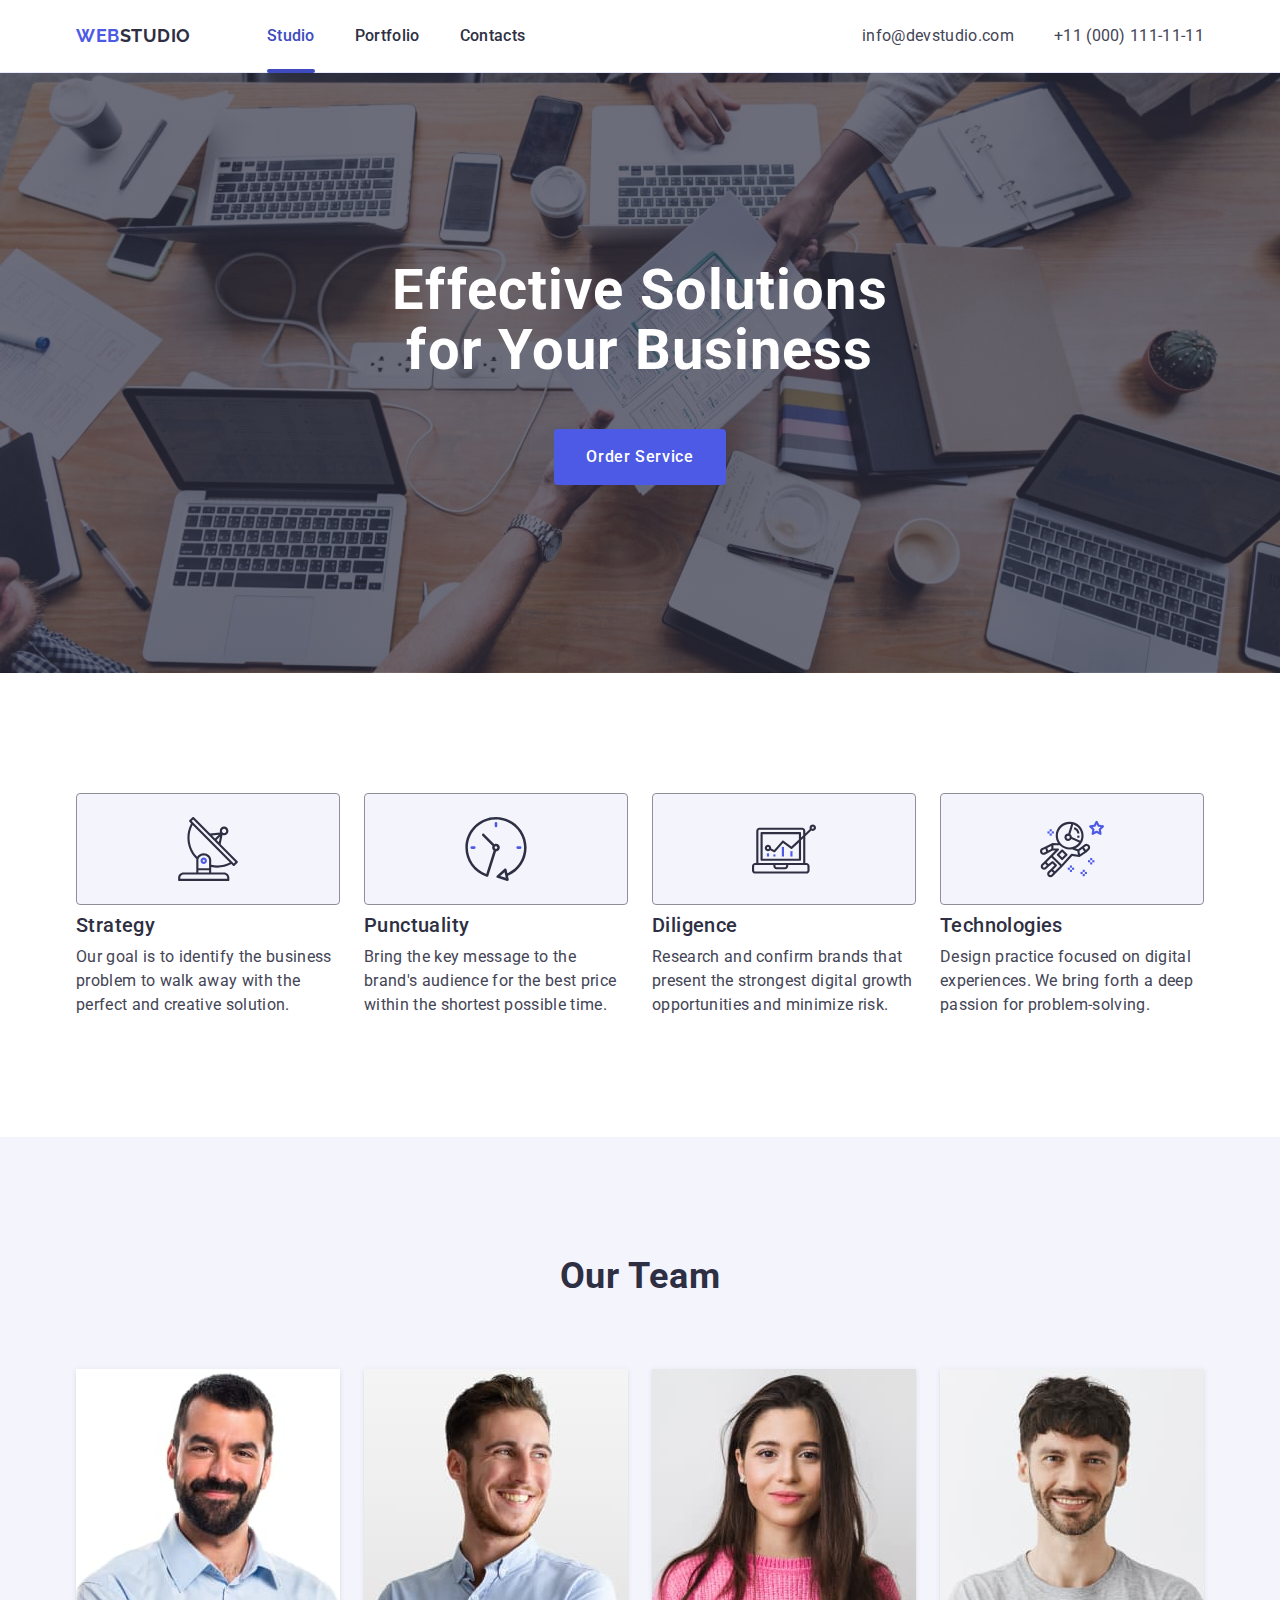
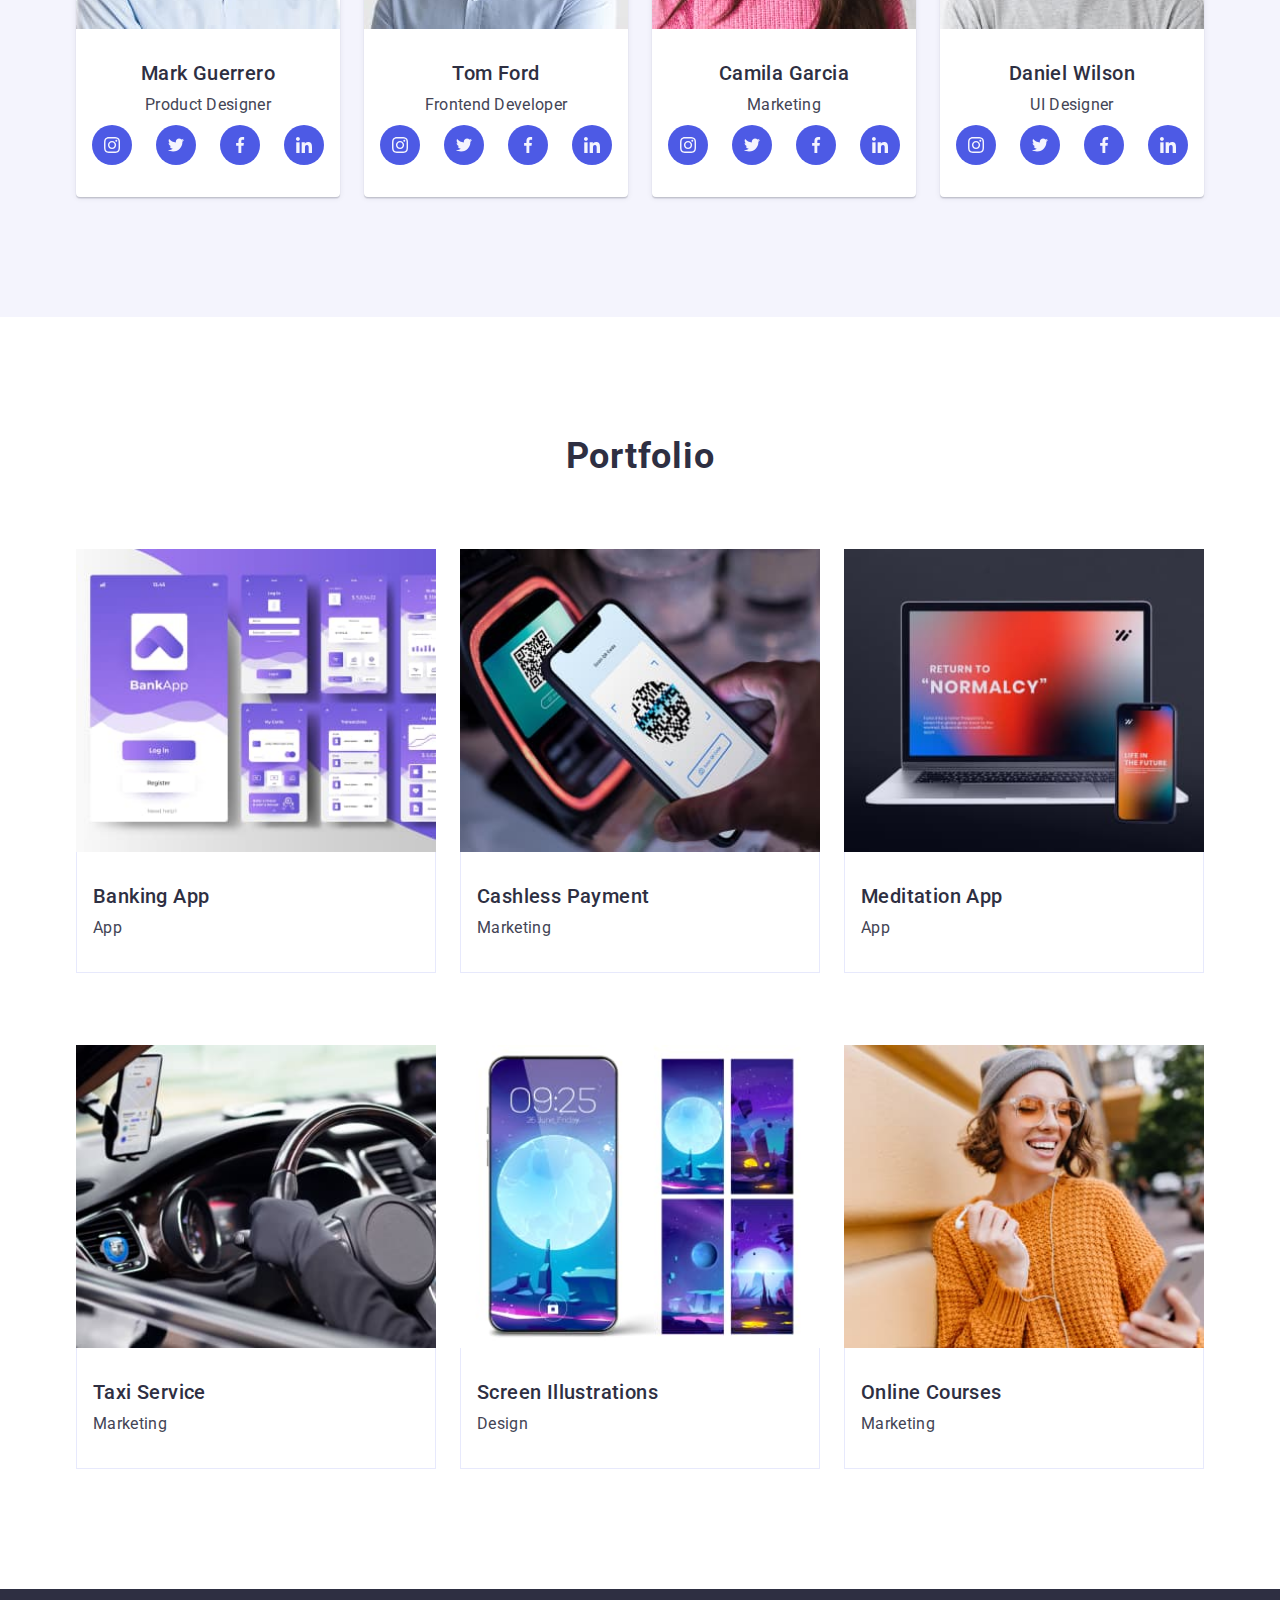
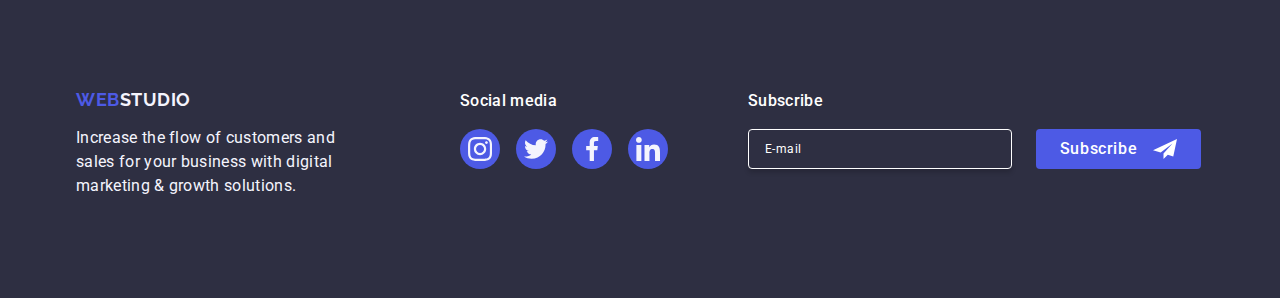
<file: index.html>
<!DOCTYPE html>
<html lang="en">
  <head>
    <meta charset="UTF-8" />
    <meta name="viewport" content="width=device-width, initial-scale=1.0" />
    <link
      rel="stylesheet"
      href="https://cdn.jsdelivr.net/npm/modern-normalize@2.0.0/modern-normalize.min.css"
    />
    <link rel="preconnect" href="https://fonts.googleapis.com" />
    <link rel="preconnect" href="https://fonts.gstatic.com" crossorigin />
    <link
      href="https://fonts.googleapis.com/css2?family=Raleway:wght@800&family=Roboto:wght@400;500;700;900&display=swap"
      rel="stylesheet"
    />
    <link rel="stylesheet" href="./css/styles.css" />
    <title>Studio</title>
  </head>
  <body>
    <header class="header">
      <div class="container">
        <nav class="header-nav">
          <a href="./index.html" class="logo">Web<span class="logo-accent">Studio</span></a>
          <ul class="header-list">
            <li><a class="header-nav-link" href="./index.html">Studio</a></li>
            <li><a class="header-nav-link" href="">Portfolio</a></li>
            <li><a class="header-nav-link" href="">Contacts</a></li>
          </ul>
        </nav>
        <address class="header-address">
          <ul class="header-list">
            <li>
              <a class="header-address-link" href="mailto:info@devstudio.com">info@devstudio.com</a>
            </li>
            <li><a class="header-address-link" href="tel:+110001111111">+11 (000) 111-11-11</a></li>
          </ul>
        </address>
        <button class="header-menu-btn" type="button">
          <svg class="header-menu-icon" width="24" height="24">
            <use href="./images/icons.svg#icon-menu"></use>
          </svg>
        </button>
      </div>
    </header>
    <main>
      <section class="hero section">
        <div class="container">
          <h1 class="hero-title">Effective Solutions for Your Business</h1>
          <button class="hero-cta" type="button">Order Service</button>
        </div>
      </section>
      <section class="advantages section">
        <div class="container">
          <h2 class="visually-hidden">Our advantages</h2>
          <ul class="list">
            <li class="card">
              <div class="advantage-block">
                <svg class="advantage-icon" width="64" height="64">
                  <use href="./images/icons.svg#icon-antenna"></use>
                </svg>
              </div>
              <h3 class="card-title">Strategy</h3>
              <p class="advantages-list-text">
                Our goal is to identify the business problem to walk away with the perfect and
                creative solution.
              </p>
            </li>
            <li class="card">
              <div class="advantage-block">
                <svg class="advantage-icon" width="64" height="64">
                  <use href="./images/icons.svg#icon-clock"></use>
                </svg>
              </div>
              <h3 class="card-title">Punctuality</h3>
              <p class="advantages-list-text">
                Bring the key message to the brand's audience for the best price within the shortest
                possible time.
              </p>
            </li>
            <li class="card">
              <div class="advantage-block">
                <svg class="advantage-icon" width="64" height="64">
                  <use href="./images/icons.svg#icon-diagram"></use>
                </svg>
              </div>
              <h3 class="card-title">Diligence</h3>
              <p class="advantages-list-text">
                Research and confirm brands that present the strongest digital growth opportunities
                and minimize risk.
              </p>
            </li>
            <li class="card">
              <div class="advantage-block">
                <svg class="advantage-icon" width="64" height="64">
                  <use href="./images/icons.svg#icon-astronaut"></use>
                </svg>
              </div>
              <h3 class="card-title">Technologies</h3>
              <p class="advantages-list-text">
                Design practice focused on digital experiences. We bring forth a deep passion for
                problem-solving.
              </p>
            </li>
          </ul>
        </div>
      </section>
      <section class="team section">
        <div class="container">
          <h2 class="section-title">Our Team</h2>
          <ul class="list">
            <li class="card">
              <img
                src="./images/team1.jpg"
                srcset="./images/team1.jpg 1x, ./images/team1@2x.jpg 2x"
                alt="Mark Guerrero"
                width="264"
              />
              <div class="team-description">
                <h3 class="card-title">Mark Guerrero</h3>
                <p class="card-text">Product Designer</p>
                <ul class="social-list">
                  <li class="social-item">
                    <a href="" class="social-link"
                      ><svg class="social-icon" width="16" height="16">
                        <use href="./images/icons.svg#icon-instagram"></use></svg
                    ></a>
                  </li>
                  <li class="social-item">
                    <a href="" class="social-link"
                      ><svg class="social-icon" width="16" height="16">
                        <use href="./images/icons.svg#icon-twitter"></use></svg
                    ></a>
                  </li>
                  <li class="social-item">
                    <a href="" class="social-link"
                      ><svg class="social-icon" width="16" height="16">
                        <use href="./images/icons.svg#icon-facebook"></use></svg
                    ></a>
                  </li>
                  <li class="social-item">
                    <a href="" class="social-link"
                      ><svg class="social-icon" width="16" height="16">
                        <use href="./images/icons.svg#icon-linkedin"></use></svg
                    ></a>
                  </li>
                </ul>
              </div>
            </li>
            <li class="card">
              <img
                src="./images/team2.jpg"
                srcset="./images/team2.jpg 1x, ./images/team2@2x.jpg 2x"
                alt="Tom Ford"
                width="264"
              />
              <div class="team-description">
                <h3 class="card-title">Tom Ford</h3>
                <p class="card-text">Frontend Developer</p>
                <ul class="social-list">
                  <li class="social-item">
                    <a href="" class="social-link"
                      ><svg class="social-icon" width="16" height="16">
                        <use href="./images/icons.svg#icon-instagram"></use></svg
                    ></a>
                  </li>
                  <li class="social-item">
                    <a href="" class="social-link"
                      ><svg class="social-icon" width="16" height="16">
                        <use href="./images/icons.svg#icon-twitter"></use></svg
                    ></a>
                  </li>
                  <li class="social-item">
                    <a href="" class="social-link"
                      ><svg class="social-icon" width="16" height="16">
                        <use href="./images/icons.svg#icon-facebook"></use></svg
                    ></a>
                  </li>
                  <li class="social-item">
                    <a href="" class="social-link"
                      ><svg class="social-icon" width="16" height="16">
                        <use href="./images/icons.svg#icon-linkedin"></use></svg
                    ></a>
                  </li>
                </ul>
              </div>
            </li>
            <li class="card">
              <img
                src="./images/team3.jpg"
                srcset="./images/team3.jpg 1x, ./images/team3@2x.jpg 2x"
                alt="Camila Garcia"
                width="264"
              />
              <div class="team-description">
                <h3 class="card-title">Camila Garcia</h3>
                <p class="card-text">Marketing</p>
                <ul class="social-list">
                  <li class="social-item">
                    <a href="" class="social-link"
                      ><svg class="social-icon" width="16" height="16">
                        <use href="./images/icons.svg#icon-instagram"></use></svg
                    ></a>
                  </li>
                  <li class="social-item">
                    <a href="" class="social-link"
                      ><svg class="social-icon" width="16" height="16">
                        <use href="./images/icons.svg#icon-twitter"></use></svg
                    ></a>
                  </li>
                  <li class="social-item">
                    <a href="" class="social-link"
                      ><svg class="social-icon" width="16" height="16">
                        <use href="./images/icons.svg#icon-facebook"></use></svg
                    ></a>
                  </li>
                  <li class="social-item">
                    <a href="" class="social-link"
                      ><svg class="social-icon" width="16" height="16">
                        <use href="./images/icons.svg#icon-linkedin"></use></svg
                    ></a>
                  </li>
                </ul>
              </div>
            </li>
            <li class="card">
              <img
                src="./images/team4.jpg"
                srcset="./images/team4.jpg 1x, ./images/team4@2x.jpg 2x"
                alt="Daniel Wilson"
                width="264"
              />
              <div class="team-description">
                <h3 class="card-title">Daniel Wilson</h3>
                <p class="card-text">UI Designer</p>
                <ul class="social-list">
                  <li class="social-item">
                    <a href="" class="social-link"
                      ><svg class="social-icon" width="16" height="16">
                        <use href="./images/icons.svg#icon-instagram"></use></svg
                    ></a>
                  </li>
                  <li class="social-item">
                    <a href="" class="social-link"
                      ><svg class="social-icon" width="16" height="16">
                        <use href="./images/icons.svg#icon-twitter"></use></svg
                    ></a>
                  </li>
                  <li class="social-item">
                    <a href="" class="social-link"
                      ><svg class="social-icon" width="16" height="16">
                        <use href="./images/icons.svg#icon-facebook"></use></svg
                    ></a>
                  </li>
                  <li class="social-item">
                    <a href="" class="social-link"
                      ><svg class="social-icon" width="16" height="16">
                        <use href="./images/icons.svg#icon-linkedin"></use></svg
                    ></a>
                  </li>
                </ul>
              </div>
            </li>
          </ul>
        </div>
      </section>
      <section class="portfolio section">
        <div class="container">
          <h2 class="section-title">Portfolio</h2>
          <ul class="list">
            <li class="card">
              <div class="card-img-wrapper">
                <picture>
                  <source
                    media="(min-width:768px)"
                    srcset="./images/ref1-t.jpg 1x, ./images/ref1-t@2x.jpg 2x"
                  />
                  <source
                    media="(min-width:1158px)"
                    srcset="./images/ref1.jpg 1x, ./images/ref1@2x.jpg 2x"
                  />
                  <img
                    src="./images/ref1.jpg"
                    srcset="./images/ref1-m.jpg 1x, ./images/ref1-m@2x.jpg 2x"
                    alt="Banking App Interface Concept"
                  />
                </picture>

                <p class="overlay-text">
                  14 Stylish and User-Friendly App Design Concepts · Task Manager App · Calorie
                  Tracker App · Exotic Fruit Ecommerce App · Cloud Storage App
                </p>
              </div>
              <div class="portfolio-description">
                <h3 class="card-title">Banking App</h3>
                <p class="card-text">App</p>
              </div>
            </li>
            <li class="card">
              <div class="card-img-wrapper">
                <picture>
                  <source
                    media="(min-width:768px)"
                    srcset="./images/ref2-t.jpg 1x, ./images/ref2-t@2x.jpg 2x"
                  />
                  <source
                    media="(min-width:1158px)"
                    srcset="./images/ref2.jpg 1x, ./images/ref2@2x.jpg 2x"
                  />
                  <img
                    src="./images/ref2.jpg"
                    srcset="./images/ref2-m.jpg 1x, ./images/ref2-m@2x.jpg 2x"
                    alt="Cashless Payment"
                  />
                </picture>

                <p class="overlay-text">
                  14 Stylish and User-Friendly App Design Concepts · Task Manager App · Calorie
                  Tracker App · Exotic Fruit Ecommerce App · Cloud Storage App
                </p>
              </div>
              <div class="portfolio-description">
                <h3 class="card-title">Cashless Payment</h3>
                <p class="card-text">Marketing</p>
              </div>
            </li>
            <li class="card">
              <div class="card-img-wrapper">
                <picture>
                  <source
                    media="(min-width:768px)"
                    srcset="./images/ref3-t.jpg 1x, ./images/ref3-t@2x.jpg 2x"
                  />
                  <source
                    media="(min-width:1158px)"
                    srcset="./images/ref3.jpg 1x, ./images/ref3@2x.jpg 2x"
                  />
                  <img
                    src="./images/ref3.jpg"
                    srcset="./images/ref3-m.jpg 1x, ./images/ref3-m@2x.jpg 2x"
                    alt="Meditation App"
                  />
                </picture>

                <p class="overlay-text">
                  14 Stylish and User-Friendly App Design Concepts · Task Manager App · Calorie
                  Tracker App · Exotic Fruit Ecommerce App · Cloud Storage App
                </p>
              </div>
              <div class="portfolio-description">
                <h3 class="card-title">Meditation App</h3>
                <p class="card-text">App</p>
              </div>
            </li>
            <li class="card">
              <div class="card-img-wrapper">
                <picture>
                  <source
                    media="(min-width:768px)"
                    srcset="./images/ref4-t.jpg 1x, ./images/ref4-t@2x.jpg 2x"
                  />
                  <source
                    media="(min-width:1158px)"
                    srcset="./images/ref4.jpg 1x, ./images/ref4@2x.jpg 2x"
                  />
                  <img
                    src="./images/ref4.jpg"
                    srcset="./images/ref4-m.jpg 1x, ./images/ref4-m@2x.jpg 2x"
                    alt="Taxi Service"
                  />
                </picture>

                <p class="overlay-text">
                  14 Stylish and User-Friendly App Design Concepts · Task Manager App · Calorie
                  Tracker App · Exotic Fruit Ecommerce App · Cloud Storage App
                </p>
              </div>
              <div class="portfolio-description">
                <h3 class="card-title">Taxi Service</h3>
                <p class="card-text">Marketing</p>
              </div>
            </li>
            <li class="card">
              <div class="card-img-wrapper">
                <picture>
                  <source
                    media="(min-width:768px)"
                    srcset="./images/ref5-t.jpg 1x, ./images/ref5-t@2x.jpg 2x"
                  />
                  <source
                    media="(min-width:1158px)"
                    srcset="./images/ref5.jpg 1x, ./images/ref5@2x.jpg 2x"
                  />
                  <img
                    src="./images/ref5.jpg"
                    srcset="./images/ref5-m.jpg 1x, ./images/ref5-m@2x.jpg 2x"
                    alt="Screen Illustrations"
                  />
                </picture>

                <p class="overlay-text">
                  14 Stylish and User-Friendly App Design Concepts · Task Manager App · Calorie
                  Tracker App · Exotic Fruit Ecommerce App · Cloud Storage App
                </p>
              </div>
              <div class="portfolio-description">
                <h3 class="card-title">Screen Illustrations</h3>
                <p class="card-text">Design</p>
              </div>
            </li>
            <li class="card">
              <div class="card-img-wrapper">
                <picture>
                  <source
                    media="(min-width:768px)"
                    srcset="./images/ref6-t.jpg 1x, ./images/ref6-t@2x.jpg 2x"
                  />
                  <source
                    media="(min-width:1158px)"
                    srcset="./images/ref6.jpg 1x, ./images/ref6@2x.jpg 2x"
                  />
                  <img
                    src="./images/ref6.jpg"
                    srcset="./images/ref6-m.jpg 1x, ./images/ref6-m@2x.jpg 2x"
                    alt="Online Courses"
                  />
                </picture>
                <p class="overlay-text">
                  14 Stylish and User-Friendly App Design Concepts · Task Manager App · Calorie
                  Tracker App · Exotic Fruit Ecommerce App · Cloud Storage App
                </p>
              </div>
              <div class="portfolio-description">
                <h3 class="card-title">Online Courses</h3>
                <p class="card-text">Marketing</p>
              </div>
            </li>
          </ul>
        </div>
      </section>
    </main>
    <footer class="footer">
      <div class="container footer-cols">
        <div class="footer-col">
          <a href="./index.html" class="logo footer-logo"
            >Web<span class="footer-logo-accent">Studio</span></a
          >
          <p class="footer-text">
            Increase the flow of customers and sales for your business with digital marketing &#38;
            growth solutions.
          </p>
        </div>
        <div class="footer-socials">
          <p class="cols-title">Social media</p>
          <ul class="social-list footer-socials">
            <li class="social-item">
              <a href="" class="social-link"
                ><svg class="social-icon" width="24" height="24">
                  <use href="./images/icons.svg#icon-instagram"></use></svg
              ></a>
            </li>
            <li class="social-item">
              <a href="" class="social-link"
                ><svg class="social-icon" width="24" height="24">
                  <use href="./images/icons.svg#icon-twitter"></use></svg
              ></a>
            </li>
            <li class="social-item">
              <a href="" class="social-link"
                ><svg class="social-icon" width="24" height="24">
                  <use href="./images/icons.svg#icon-facebook"></use></svg
              ></a>
            </li>
            <li class="social-item">
              <a href="" class="social-link"
                ><svg class="social-icon" width="24" height="24">
                  <use href="./images/icons.svg#icon-linkedin"></use></svg
              ></a>
            </li>
          </ul>
        </div>
        <div class="form-wrapper">
          <p class="cols-title">Subscribe</p>
          <form class="footer-form">
            <label for="email" class="footer-form-label">
              <input
                id="email"
                type="email"
                name="email"
                placeholder="E-mail"
                class="footer-form-input"
            /></label>
            <button type="submit" class="footer-form-btn">
              Subscribe
              <svg class="footer-form-btn-icon" width="24" height="24">
                <use href="./images/icons.svg#icon-send"></use>
              </svg>
            </button>
          </form>
        </div>
      </div>
    </footer>
    <div class="modal-overlay">
      <div class="modal">
        <button type="button" class="modal-close" id="modal-close">
          <svg class="modal-close-icon" width="8" height="8">
            <use href="./images/icons.svg#icon-close"></use>
          </svg>
        </button>
        <p class="modal-title">Leave your contacts and we will call you back</p>
        <form>
          <div class="modal-main">
            <label for="user-name" class="modal-label">Name</label>
            <div class="input-wrapper">
              <input name="user-name" id="user-name" type="text" class="modal-input" />
              <svg class="modal-icon" width="18" height="24">
                <use href="./images/icons.svg#icon-person"></use>
              </svg>
            </div>
          </div>
          <div class="modal-main">
            <label for="user-phone" class="modal-label">Phone</label>
            <div class="input-wrapper">
              <input name="user-phone" id="user-phone" type="text" class="modal-input" />
              <svg class="modal-icon" width="18" height="24">
                <use href="./images/icons.svg#icon-phone"></use>
              </svg>
            </div>
          </div>
          <div class="modal-main">
            <label for="user-email" class="modal-label">Email</label>
            <div class="input-wrapper">
              <input name="user-email" id="user-email" type="text" class="modal-input" />
              <svg class="modal-icon" width="18" height="24">
                <use href="./images/icons.svg#icon-email"></use>
              </svg>
            </div>
          </div>
          <div class="modal-comment">
            <label for="user-comment" class="modal-label">Comment</label>
            <textarea
              name="user-comment"
              id="user-comment"
              placeholder="Text input"
              class="modal-comment-textarea"
            ></textarea>
          </div>
          <div class="modal-check">
            <input
              id="user-privacy"
              type="checkbox"
              value="true"
              name="user-privacy"
              class="visually-hidden modal-check-input"
            />
            <label for="user-privacy" class="modal-check-label">
              <span class="check-box">
                <svg class="check-box-icon" width="10" height="8">
                  <use href="./images/icons.svg#icon-check" />
                </svg>
              </span>
              I accept the terms and conditions of the
              <a href="" class="modal-check-link">Privacy Policy</a>
            </label>
          </div>
          <button type="submit" class="modal-submit-btn">Send</button>
        </form>
      </div>
    </div>
    <div class="modal-menu">
      <div class="container">
        <button type="button" class="modal-close" id="menu-close">
          <svg class="modal-close-icon" width="8" height="8">
            <use href="./images/icons.svg#icon-close"></use>
          </svg>
        </button>
        <ul class="menu-list">
          <li><a class="menu-nav-link" href="./index.html">Studio</a></li>
          <li><a class="menu-nav-link" href="">Portfolio</a></li>
          <li><a class="menu-nav-link" href="">Contacts</a></li>
        </ul>
        <div class="menu-bot">
          <address class="menu-address">
            <ul class="menu-address-list">
              <li>
                <a class="menu-address-link" href="mailto:info@devstudio.com">info@devstudio.com</a>
              </li>
              <li><a class="menu-address-link" href="tel:+110001111111">+11 (000) 111-11-11</a></li>
            </ul>
          </address>
          <ul class="menu-social-list">
            <li class="social-item">
              <a href="" class="social-link"
                ><svg class="social-icon" width="24" height="24">
                  <use href="./images/icons.svg#icon-instagram"></use></svg
              ></a>
            </li>
            <li class="social-item">
              <a href="" class="social-link"
                ><svg class="social-icon" width="24" height="24">
                  <use href="./images/icons.svg#icon-twitter"></use></svg
              ></a>
            </li>
            <li class="social-item">
              <a href="" class="social-link"
                ><svg class="social-icon" width="24" height="24">
                  <use href="./images/icons.svg#icon-facebook"></use></svg
              ></a>
            </li>
            <li class="social-item">
              <a href="" class="social-link"
                ><svg class="social-icon" width="24" height="24">
                  <use href="./images/icons.svg#icon-linkedin"></use></svg
              ></a>
            </li>
          </ul>
        </div>
      </div>
    </div>
    <script src="./js/modal.js"></script>
  </body>
</html>
</file>
<file: css/styles.css>
:root {
  --primary-color: #4d5ae5;
  --pressed-color: #404bbf;
  --dark-color: #2e2f42;
  --success-color: #31d0aa;
  --text-color: #434455;
  --subtle-color: #8e8f99;
  --accent-color: #e7e9fc;
  --light-color: #f4f4fd;
  --overlay-color: #2e2f42;
  --hero-bg-color: #2e2f42;
  --white-color: #ffffff;
  --modal-bg-color: #fcfcfc;
  --transition: 250ms cubic-bezier(0.4, 0, 0.2, 1);
  --shadow: 0px 1px 6px rgba(46, 47, 66, 0.08), 0px 1px 1px rgba(46, 47, 66, 0.16),
    0px 2px 1px rgba(46, 47, 66, 0.08);
}

body {
  font-family: 'Roboto', sans-serif;
  font-size: 16px;
  line-height: 1.5;
  letter-spacing: 0.02em;
  color: var(--text-color);
  background-color: var(--white-color);
}

h2,
h3 {
  color: var(--dark-color);
}

ul {
  list-style-type: none;
  padding: 0;
}
button {
  border: none;
  background-color: transparent;
  cursor: pointer;
  line-height: 1.5;
}

a {
  text-decoration: none;
  color: inherit;
}
address {
  font-style: normal;
}

img {
  display: block;
  width: 100%;
}

* {
  margin: 0;
}

.container {
  width: 100%;
  margin: 0 auto;
  padding: 0 16px;
}
@media screen and (min-width: 320px) {
  .container {
    width: 320px;
  }
}
@media screen and (min-width: 768px) {
  .container {
    width: 768px;
  }
}
@media screen and (min-width: 1158px) {
  .container {
    width: 1158px;
    padding: 0 15px;
  }
}

.section {
  padding: 96px 0;
}
@media screen and (min-width: 1158px) {
  .section {
    padding: 120px 0;
  }
}

.logo {
  text-transform: uppercase;
  font-family: 'Raleway', sans-serif;
  font-weight: 700;
  color: var(--primary-color);
  font-size: 18px;
  line-height: 1.17;
  letter-spacing: 0.03em;
  margin-right: 76px;
  padding: 16px 0;
}
.logo-accent {
  color: var(--dark-color);
}

.header {
  border-bottom: 1px solid var(--accent-color);
  box-shadow: var(--shadow);
}

.header > .container {
  display: flex;
  justify-content: space-between;
  align-items: center;
}

.header-nav {
  display: flex;
  align-items: center;
}
.header-list {
  display: none;
}
.header-address li {
  font-size: 12px;
  line-height: 1.16;
}
@media screen and (min-width: 768px) {
  .header-list {
    display: flex;
    gap: 40px;
  }
  .header-address .header-list {
    flex-direction: column;
    gap: 12px;
  }
  .logo {
    padding: 24px 0;
  }
}
@media screen and (min-width: 1158px) {
  .header-address .header-list {
    flex-direction: row;
    gap: 40px;
  }
  .header-address li {
    font-size: 16px;
    line-height: 1.5;
  }
}

.header-list li:first-child .header-nav-link {
  color: var(--pressed-color);
}

.header-list li:first-child .header-nav-link::after {
  transform: scaleX(1);
}

.header-nav-link {
  color: var(--dark-color);
  font-weight: 500;
  padding: 24px 0;
  display: inline-block;
  transition: color var(--transition);
  position: relative;
}
.header-nav-link::after {
  content: '';
  display: block;
  width: 100%;
  height: 4px;
  background-color: var(--pressed-color);
  transition: transform var(--transition);
  border-radius: 2px;
  position: absolute;
  bottom: -1px;
  transform: scaleX(0);
}

.header-nav-link:hover::after,
.header-nav-link:focus::after {
  transform: scaleX(1);
}

.header-nav-link:hover,
.header-nav-link:focus {
  color: var(--pressed-color);
}

.header-address-link {
  transition: color var(--transition);
}

.header-address-link:hover,
.header-address-link:focus {
  color: var(--pressed-color);
}
.header-menu-btn {
  display: block;
  width: 24px;
  height: 24px;
  position: relative;
}
@media screen and (min-width: 768px) {
  .header-menu-btn {
    display: none;
  }
}
.hero-menu-icon {
  stroke: var(--dark-color);
}
.hero {
  padding: 72px 0;
  background-image: linear-gradient(rgba(46, 47, 66, 0.7), rgba(46, 47, 66, 0.7)),
    url('../images/people-office-m.jpg');
  background-position: center;
  background-repeat: no-repeat;
  max-width: 1440px;
  background-size: cover;
  margin: 0 auto;
}
@media screen and (min-resolution: 192dpi) {
  .hero {
    background-image: linear-gradient(rgba(46, 47, 66, 0.7), rgba(46, 47, 66, 0.7)),
      url('../images/people-office-m@2x.jpg');
  }
}
@media screen and (min-width: 768px) {
  .hero {
    background-image: linear-gradient(rgba(46, 47, 66, 0.7), rgba(46, 47, 66, 0.7)),
      url('../images/people-office-t.jpg');
  }
}
@media screen and (min-resolution: 192dpi) and (min-width: 768px) {
  .hero {
    background-image: linear-gradient(rgba(46, 47, 66, 0.7), rgba(46, 47, 66, 0.7)),
      url('../images/people-office-t@2x.jpg');
  }
}
@media screen and (min-width: 1158px) {
  .hero {
    background-image: linear-gradient(rgba(46, 47, 66, 0.7), rgba(46, 47, 66, 0.7)),
      url('../images/people-office.jpg');
  }
}
@media screen and (min-resolution: 192dpi) and (min-width: 1158px) {
  .hero {
    background-image: linear-gradient(rgba(46, 47, 66, 0.7), rgba(46, 47, 66, 0.7)),
      url('../images/people-office@2x.jpg');
  }
}
@media screen and (min-width: 768px) {
  .hero {
    padding: 112px 0;
  }
}
@media screen and (min-width: 1158px) {
  .hero {
    padding: 188px 0;
  }
}

.hero > .container {
  display: flex;
  flex-direction: column;
  align-items: center;
  gap: 72px;
}
.hero-title {
  text-align: center;
  font-size: 36px;
  line-height: 1.11;
  color: var(--white-color);
  font-weight: 700;
  max-width: 216px;
  letter-spacing: 0.02em;
}
@media screen and (min-width: 768px) {
  .hero-title {
    font-size: 56px;
    line-height: 1.07;
    max-width: 496px;
  }
  .hero > .container {
    gap: 36px;
  }
}
@media screen and (min-width: 1158px) {
  .hero > .container {
    gap: 48px;
  }
}
.hero-cta {
  color: var(--white-color);
  background-color: var(--primary-color);
  letter-spacing: 0.04em;
  font-weight: 500;
  padding: 16px 32px;
  min-width: 169px;
  border-radius: 4px;
  transition: background-color var(--transition), box-shadow var(--transition);
}
.hero-cta:hover,
.hero-cta:focus {
  background-color: var(--pressed-color);
  box-shadow: 0px 4px 4px rgba(0, 0, 0, 0.15);
}

.advantage-block {
  display: none;
}
@media screen and (max-width: 767px) {
  .advantages .card-title {
    text-align: center;
  }
}
@media screen and (max-width: 1157px) {
  .advantages .card-title {
    font-size: 36px;
    line-height: 1.11;
    font-weight: 700;
  }

  .advantages-list-text {
    font-weight: 500;
  }
}
@media screen and (min-width: 1158px) {
  .advantage-block {
    display: flex;
    justify-content: center;
    background-color: var(--light-color);
    border: 1px solid var(--subtle-color);
    border-radius: 4px;
    margin-bottom: 8px;
    align-items: center;
    height: 112px;
  }
}

.list {
  display: flex;
  flex-wrap: wrap;
  justify-content: center;
  column-gap: 24px;
  row-gap: 72px;
}

.section-title {
  font-size: 36px;
  line-height: 1.11;
  font-weight: 700;
  text-align: center;
  margin-bottom: 72px;
  text-transform: capitalize;
  letter-spacing: 0.02em;
}
.team {
  background-color: var(--light-color);
}

@media screen and (min-width: 768px) {
  .team .list {
    row-gap: 64px;
  }
}
.team .card {
  background-color: var(--white-color);
  border-radius: 0 0 4px 4px;
  box-shadow: var(--shadow);
  width: 264px;
}

.team .card-text {
  margin-bottom: 8px;
}

.team-description {
  padding: 32px 0;
  text-align: center;
}
.social-list {
  display: flex;
  justify-content: center;
  gap: 24px;
}
.social-item {
  display: block;
  width: 40px;
  height: 40px;
}

.social-link {
  width: 100%;
  height: 100%;
  background-color: var(--primary-color);
  border-radius: 50%;
  display: flex;
  align-items: center;
  justify-content: center;
  transition: background-color var(--transition);
}

.social-link:hover,
.social-link:focus {
  background-color: var(--pressed-color);
}

.social-icon {
  fill: var(--light-color);
}

.card {
  background-color: var(--white-color);
  width: 100%;
}

@media screen and (min-width: 768px) {
  .card {
    width: calc((100% - 24px) / 2);
  }
}
@media screen and (min-width: 1158px) {
  .card {
    width: calc((100% - 72px) / 4);
  }
}
.card-title {
  margin-bottom: 8px;
  font-weight: 500;
  font-size: 20px;
  line-height: 1.2;
  letter-spacing: 0.02em;
}

.portfolio .card {
  width: 100%;
  transition: box-shadow var(--transition);
}
@media screen and (min-width: 768px) {
  .portfolio .card {
    width: calc((100% - 24px) / 2);
  }
}
@media screen and (min-width: 1158px) {
  .portfolio .card {
    width: calc((100% - 48px) / 3);
  }
}
.card-img-wrapper {
  position: relative;
  overflow: hidden;
}

.overlay-text {
  color: var(--light-color);
  position: absolute;
  top: 0;
  font-size: 16px;
  line-height: 1.5;
  letter-spacing: 0.02em;
  left: 0;
  width: 100%;
  height: 100%;
  background-color: var(--primary-color);
  padding: 40px 32px;
  transition: transform var(--transition);
  transform: translateY(100%);
}

.portfolio .card:hover .overlay-text,
.portfolio .card:focus .overlay-text {
  transform: translateY(0);
}

.portfolio .card:hover,
.portfolio .card:focus {
  box-shadow: var(--shadow);
}

@media screen and (max-width: 767px) {
  .portfolio .list {
    row-gap: 48px;
  }
}
.portfolio-description {
  padding: 32px 16px;
  border: 1px solid var(--accent-color);
  border-top: none;
}
.footer {
  background-color: var(--hero-bg-color);
  padding: 100px 0;
}
@media screen and (min-width: 768px) and (max-width: 1157px) {
  .footer .container {
    padding: 0 108px;
  }
  .footer-col {
    margin-right: 24px;
  }
}
@media screen and (min-width: 1158px) {
  .footer-col {
    margin-right: 120px;
  }
}

.footer-logo {
  display: inline-block;
  margin-bottom: 16px;
  padding: 0;
}
.footer-logo-accent {
  color: var(--light-color);
}
.footer-text {
  color: var(--light-color);
  max-width: 264px;
}

.footer-cols {
  display: flex;
  align-items: baseline;
  flex-wrap: wrap;
  row-gap: 72px;
}

.cols-title {
  color: var(--white-color);
  margin-bottom: 16px;
  font-size: 16px;
  font-weight: 500;
}
@media screen and (max-width: 767px) {
  .cols-title {
    text-align: center;
  }
  .footer-cols {
    justify-content: center;
  }
  .footer-col {
    display: flex;
    flex-direction: column;
    align-items: center;
  }
  .logo {
    margin-right: 0;
  }
  .footer-form {
    justify-content: center;
  }
}
.footer-socials .social-list {
  gap: 16px;
}

.footer-socials .social-link:hover,
.footer-socials .social-link:focus {
  background-color: var(--success-color);
}
.footer-form-input {
  width: 288px;
  height: 40px;
  border: 1px solid var(--white-color);
  background-color: transparent;
  font-size: 12px;
  line-height: 2;
  letter-spacing: 0.04em;
  padding-left: 16px;
  box-shadow: 0px 4px 4px rgba(0, 0, 0, 0.15);
  border-radius: 4px;
  color: var(--white-color);
}
.footer-form {
  display: flex;
  flex-wrap: wrap;
  gap: 24px;
}
@media screen and (min-width: 768px) {
  .footer-form-input {
    width: 264px;
  }
}
@media screen and (min-width: 1158px) {
  .form-wrapper {
    margin-left: 80px;
  }
}

.footer-form-input::placeholder {
  color: var(--white-color);
}

.footer-form-btn {
  min-width: 165px;
  height: 40px;
  display: flex;
  justify-content: center;
  align-items: center;
  font-family: 'Roboto', sans-serif;
  font-size: 16px;
  font-weight: 500;
  line-height: 1.5;
  letter-spacing: 0.04em;
  color: var(--white-color);
  cursor: pointer;
  background-color: var(--primary-color);
  border: none;
  border-radius: 4px;
  transition: background-color var(--transition), box-shadow var(--transition);
}

.footer-form-btn:hover,
.footer-form-btn:focus {
  background-color: var(--pressed-color);
  box-shadow: 0px 4px 4px rgba(0, 0, 0, 0.15);
}

.footer-form-btn-icon {
  margin-left: 16px;
}

.visually-hidden {
  position: absolute;
  width: 1px;
  height: 1px;
  margin: -1px;
  border: 0;
  padding: 0;
  white-space: nowrap;
  clip-path: inset(100%);
  clip: rect(0 0 0 0);
  overflow: hidden;
}

.modal-overlay {
  background-color: rgba(46, 47, 66, 0.4);

  position: fixed;
  top: 0;
  left: 0;
  width: 100%;
  height: 100%;
  z-index: 999;
  display: flex;
  justify-content: center;
  align-items: center;

  opacity: 0;
  pointer-events: none;
  transition: opacity var(--transition), visibility var(--transition);
}

.modal-overlay.is-open {
  opacity: 1;
  pointer-events: auto;
}

.modal {
  position: absolute;
  top: 50%;
  left: 50%;
  transform: translate(-50%, -50%);
  background-color: var(--modal-bg-color);
  border-radius: 4px;
  padding: 72px 24px 24px 24px;
  box-shadow: 0px 1px 1px rgba(0, 0, 0, 0.14), 0px 1px 3px rgba(0, 0, 0, 0.12),
    0px 2px 1px rgba(0, 0, 0, 0.2);
  width: 288px;
  min-height: 584px;
  overflow-y: auto;
  transition: transform var(--transition);
}

@media screen and (min-width: 768px) {
  .modal {
    width: 408px;
  }
}

.modal-close {
  position: absolute;
  top: 24px;
  right: 24px;
  width: 24px;
  height: 24px;
  border-radius: 50%;
  display: flex;
  justify-content: center;
  align-items: center;
  background-color: var(--accent-color);
  border: 1px solid rgba(0, 0, 0, 0.1);
  padding: 0;
  cursor: pointer;
  transition: background-color var(--transition), border var(--transition);
}

.modal-close:hover,
.modal-close:focus {
  background-color: var(--pressed-color);
  border: none;
}

.modal-close-icon {
  fill: var(--dark-color);
  transition: fill var(--transition);
}
.modal-close:hover .modal-close-icon,
.modal-close:focus .modal-close-icon {
  fill: var(--white-color);
}

.modal-title {
  font-weight: 500;
  font-size: 16px;
  line-height: 1.5;
  text-align: center;
  letter-spacing: 0.02em;
  color: var(--hero-bg-color);
  margin-bottom: 16px;
}

.modal-main {
  margin-bottom: 8px;
}

.modal-label {
  font-size: 12px;
  line-height: 1.17;
  letter-spacing: 0.04em;
  color: var(--subtle-color);
  display: block;
  margin-bottom: 4px;
}

.input-wrapper {
  position: relative;
}

.modal-input {
  width: 100%;
  height: 40px;
  border: 1px solid rgba(46, 47, 66, 0.4);
  border-radius: 4px;
  background-color: transparent;
  padding-left: 38px;
  outline: transparent;
  transition: border-color var(--transition);
}

.modal-input:hover,
.modal-input:focus {
  border-color: var(--primary-color);
}

.modal-icon {
  position: absolute;
  top: 50%;
  left: 16px;
  transform: translateY(-50%);
  transition: fill var(--transition);
}

.modal-input:hover ~ .modal-icon,
.modal-input:focus ~ .modal-icon {
  fill: var(--primary-color);
}

.modal-comment {
  margin-bottom: 16px;
}

.modal-comment-textarea {
  width: 100%;
  height: 120px;
  font-size: 12px;
  line-height: 1.17;
  letter-spacing: 0.04em;
  color: rgba(46, 47, 66, 0.4);
  border: 1px solid rgba(46, 47, 66, 0.4);
  border-radius: 4px;
  padding: 8px 16px;
  background-color: transparent;
  outline: transparent;
  resize: none;
  transition: border-color var(--transition);
}

.modal-comment-textarea:hover,
.modal-comment-textarea:focus {
  border-color: var(--primary-color);
}

.modal-check {
  margin-bottom: 24px;
}

.modal-check-label {
  font-size: 12px;
  line-height: 1.17;
  letter-spacing: 0.04em;
  color: var(--subtle-color);
  cursor: pointer;
}

.check-box {
  width: 16px;
  height: 16px;
  border: 1px solid rgba(46, 47, 66, 0.4);
  border-radius: 2px;
  transition: background-color var(--transition), border var(--transition), fill var(--transition);
  display: inline-flex;
  justify-content: center;
  align-items: center;
  fill: transparent;
  margin-right: 8px;
}

.modal-check-input:checked + .modal-check-label > .check-box {
  background-color: var(--pressed-color);
  border: none;
  fill: var(--light-color);
}

.modal-check-link {
  color: var(--primary-color);
  text-decoration: underline;
}

.modal-submit-btn {
  display: block;
  min-width: 169px;
  height: 56px;
  font-weight: 500;
  background-color: var(--primary-color);
  color: var(--white-color);
  letter-spacing: 0.04em;
  transition: background-color var(--transition);
  border-radius: 4px;
  margin: 0 auto;
}

.modal-submit-btn:hover,
.modal-submit-btn:focus {
  background-color: var(--pressed-color);
}

.modal-menu {
  background-color: var(--modal-bg-color);
  position: fixed;
  top: 0;
  left: 0;
  width: 100%;
  height: 100%;
  z-index: 999;

  opacity: 0;
  pointer-events: none;
  transition: opacity var(--transition), visibility var(--transition);
}

.modal-menu .container {
  display: flex;
  flex-direction: column;
  justify-content: space-between;
  height: 100%;
  padding: 72px 16px 40px;
  position: relative;
}

.modal-menu.is-open {
  opacity: 1;
  pointer-events: auto;
}

.menu-list {
  display: flex;
  flex-direction: column;
  gap: 40px;
}

.menu-nav-link {
  font-size: 36px;
  line-height: 1.11;
  letter-spacing: 0.02em;
  color: var(--hero-bg-color);
  transition: color var(--transition);
  font-weight: 700;
}
.menu-list li:first-child .menu-nav-link {
  color: var(--pressed-color);
}

.menu-social-list {
  display: flex;
  justify-content: space-between;
  max-width: 288px;
}

.menu-bot {
  display: flex;
  flex-direction: column;
  gap: 48px;
}
.menu-address-list {
  display: flex;
  flex-direction: column;
  gap: 24px;
}
.menu-address-link {
  transition: color var(--transition);
  font-size: 20px;
  line-height: 1.2;
}

.menu-address-link:hover,
.menu-address-link:focus {
  color: var(--pressed-color);
}

.no-scroll {
  overflow: hidden;
}
</file>
